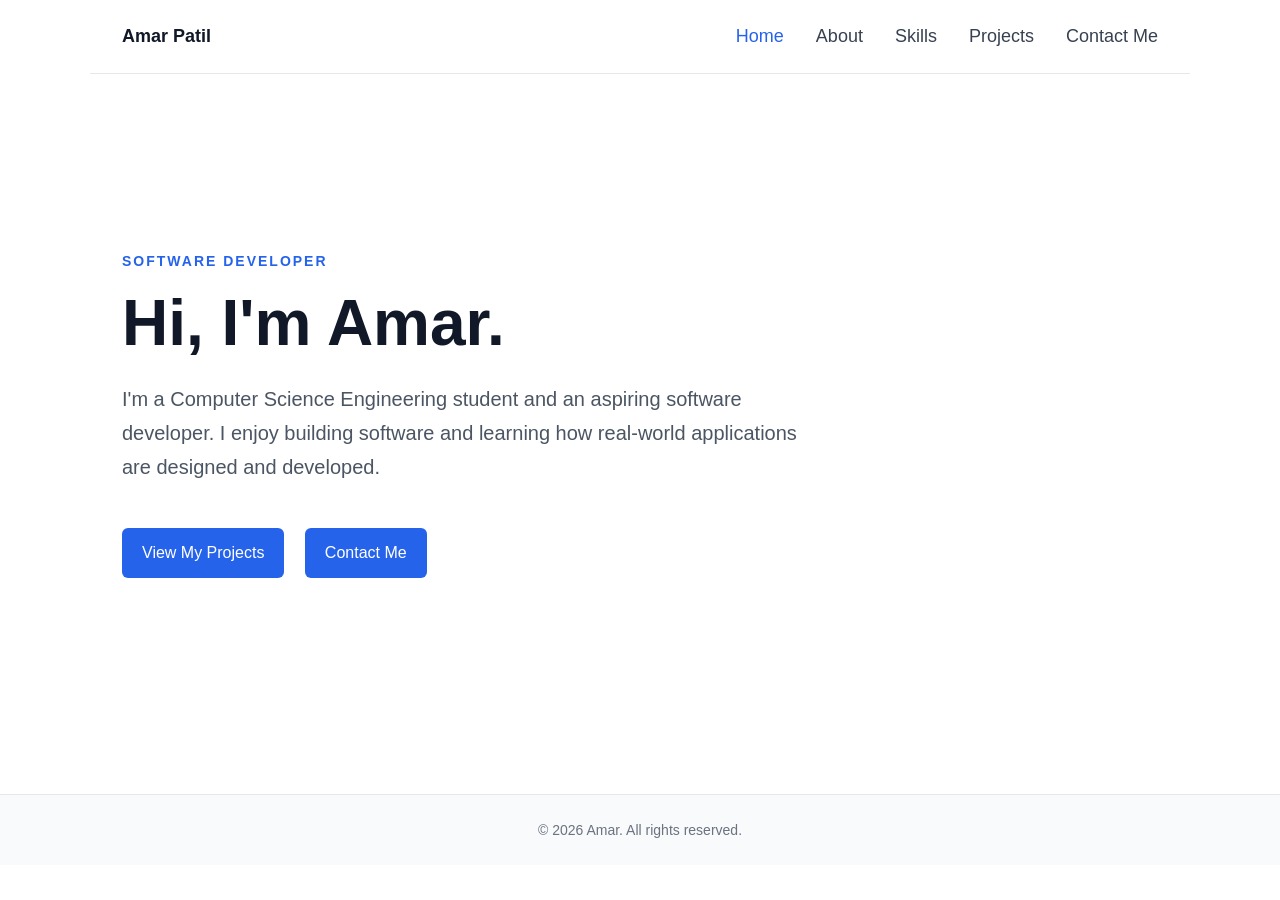
<file: index.html>
<!DOCTYPE html>
<html lang="en">
<head>
    <meta charset="UTF-8">
    <meta name="viewport" content="width=device-width, initial-scale=1.0">
    <title>My Portfolio</title>
    <link rel="stylesheet" href="css/style.css">
</head>

<body>
    <body>

    <header>
        <a class="logo" href="index.html">Amar Patil</a>

        <div class="nav-links">
            <a class="active"  href="index.html">Home</a>
            <a href="about.html">About</a>
            <a  href="skills.html">Skills</a>
            <a href="projects.html">Projects</a>
            <a class="secondary" href="contact.html">Contact Me</a>
        </div>
       
    </header>

    <main>
    <section class="hero">
        <div class="hero-content">
            <p class="hero-label">SOFTWARE DEVELOPER</p>

            <h1>Hi, I'm Amar.</h1>

            <p class="hero-description">
                I'm a Computer Science Engineering student and an aspiring
                software developer. I enjoy building software and learning
                how real-world applications are designed and developed.
            </p>

            <div class="hero-links">
                <a href="projects.html">View My Projects</a>
                <a href="contact.html">Contact Me</a>
            </div>
        </div>
    </section>
    </main>

    <footer>
        <p>&copy; 2026 Amar. All rights reserved.</p>
    </footer>

</body>
</body>
</html>
</file>
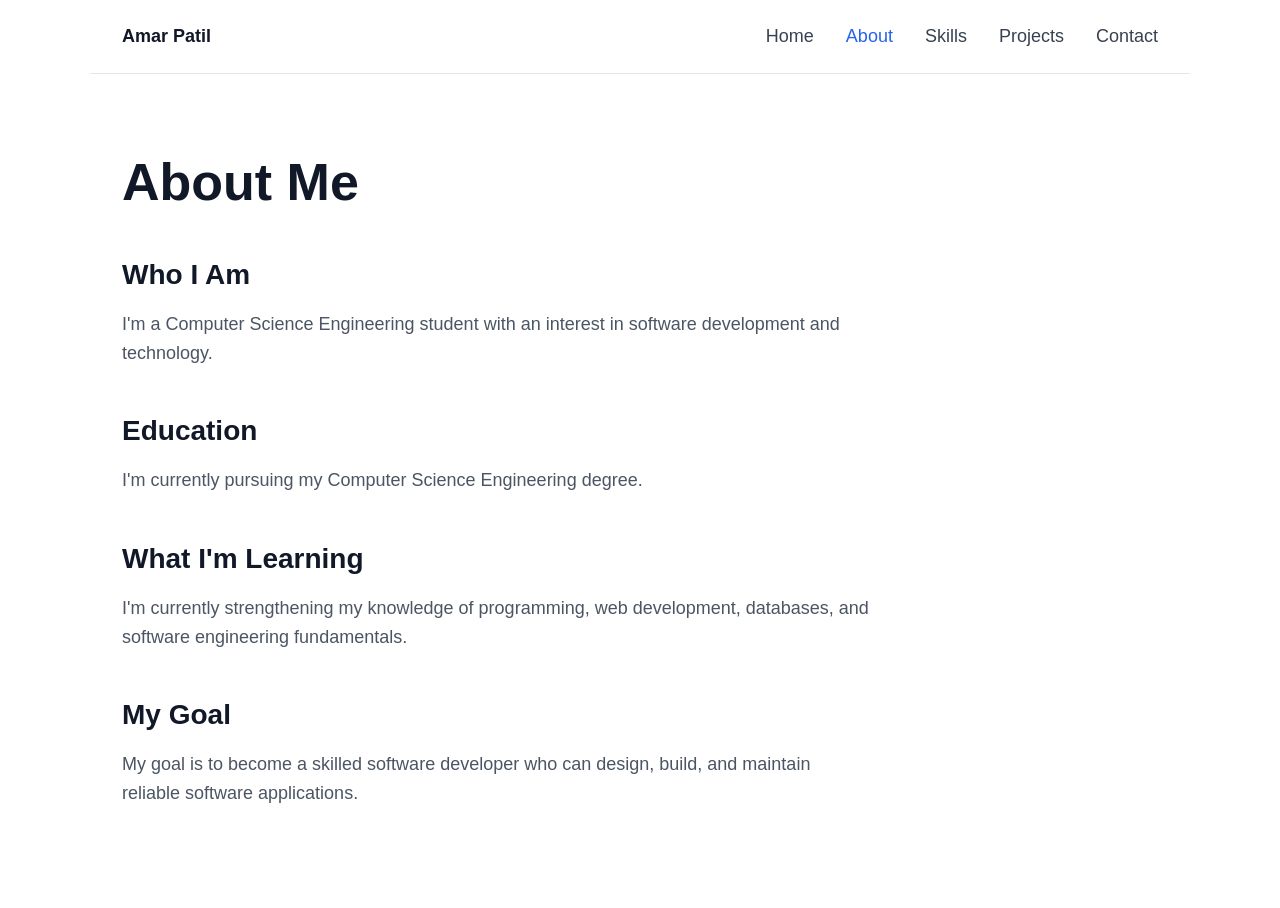
<file: about.html>
<!DOCTYPE html>
<html lang="en">
<head>
    <meta charset="UTF-8">
    <meta name="viewport" content="width=device-width, initial-scale=1.0">
    <title>About | My Portfolio</title>
    <link rel="stylesheet" href="css/style.css">
</head>
<body>
    <header>
        <a class="logo" href="index.html">Amar Patil</a>
        <div class="nav-links">
            <a href="index.html">Home</a>
            <a class = "active" href="about.html">About</a>
            <a href="skills.html">Skills</a>
            <a href="projects.html">Projects</a>
            <a href="contact.html">Contact</a>
        </div>
    </header>
    <main>
    <h1>About Me</h1>

    <section class="about-section">
        <h2>Who I Am</h2>
        <p>
            I'm a Computer Science Engineering student with an interest
            in software development and technology.
        </p>

        <h2>Education</h2>
        <p>
            I'm currently pursuing my Computer Science Engineering degree.
        </p>

        <h2>What I'm Learning</h2>
        <p>
            I'm currently strengthening my knowledge of programming,
            web development, databases, and software engineering fundamentals.
        </p>

        <h2>My Goal</h2>
        <p>
            My goal is to become a skilled software developer who can
            design, build, and maintain reliable software applications.
        </p>
    </section>
    </main>
    
</body>
</html>
</file>
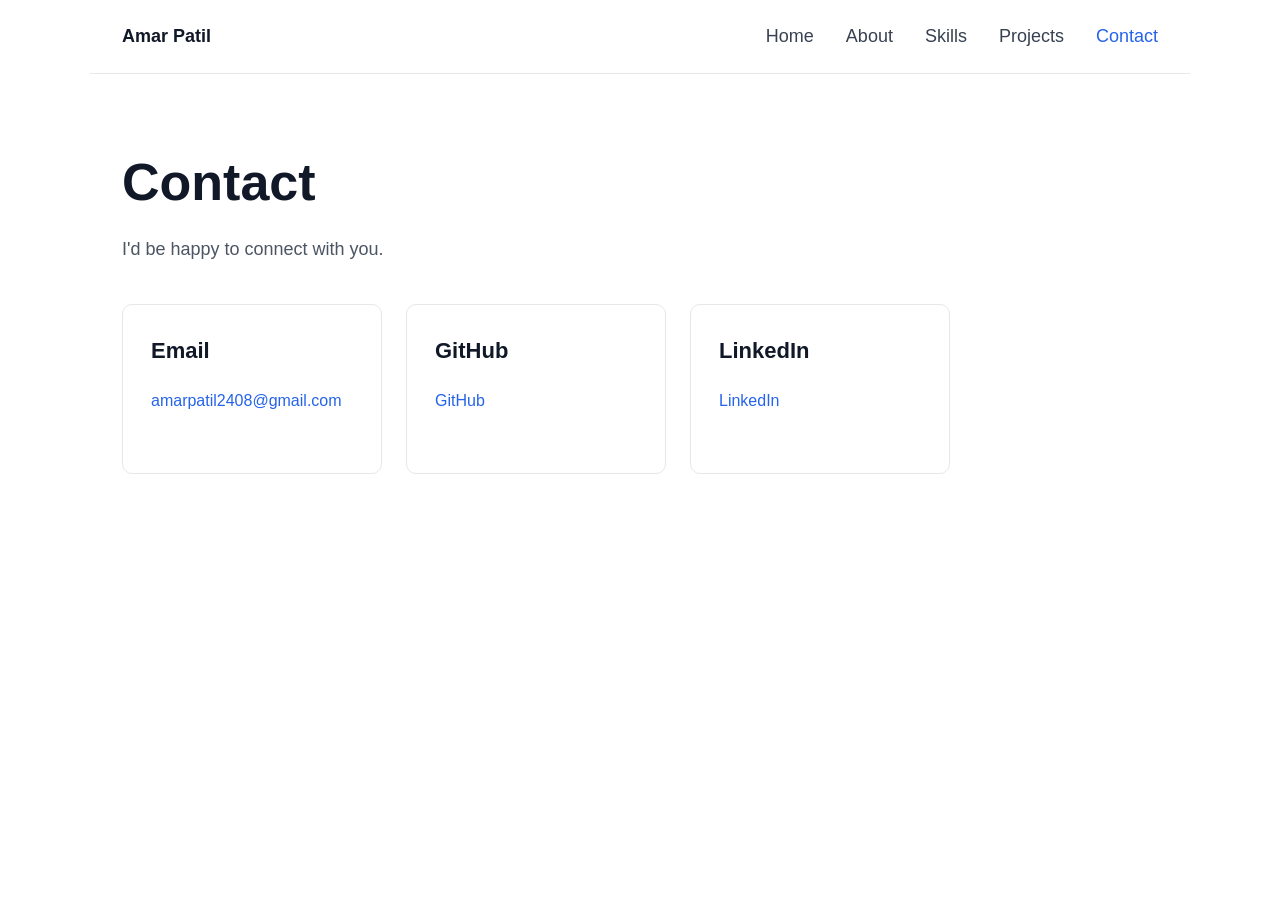
<file: contact.html>
<!DOCTYPE html>
<html lang="en">
<head>
    <meta charset="UTF-8">
    <meta name="viewport" content="width=device-width, initial-scale=1.0">
    <title>Contact | My Portfolio</title>
    <link rel="stylesheet" href="css/style.css">
</head>
<body>
    <header>
        <a class="logo" href="index.html">Amar Patil</a>
        <div class="nav-links">
            <a href="index.html">Home</a>
            <a href="about.html">About</a>
            <a  href="skills.html">Skills</a>
            <a href="projects.html">Projects</a>
            <a  class="active" href="contact.html">Contact</a>
        </div>
    </header>

    <main>
    <h1>Contact</h1>

    <p class="contact-intro">
        I'd be happy to connect with you.
    </p>

    <section class="contact-links">

        <div class="contact-item">
            <h2>Email</h2>
            <a href="mailto:amarpatil2408@gmail.com">
                amarpatil2408@gmail.com
            </a>
        </div>

        <div class="contact-item">
            <h2>GitHub</h2>
            <a href="https://github.com/amarpatil2408" target="_blank">
                GitHub
            </a>
        </div>

        <div class="contact-item">
            <h2>LinkedIn</h2>
            <a href="https://www.linkedin.com/in/amar patil" target="_blank">
                LinkedIn
            </a>
        </div>

    </section>
    </main>
    
</body>
</html>
</file>
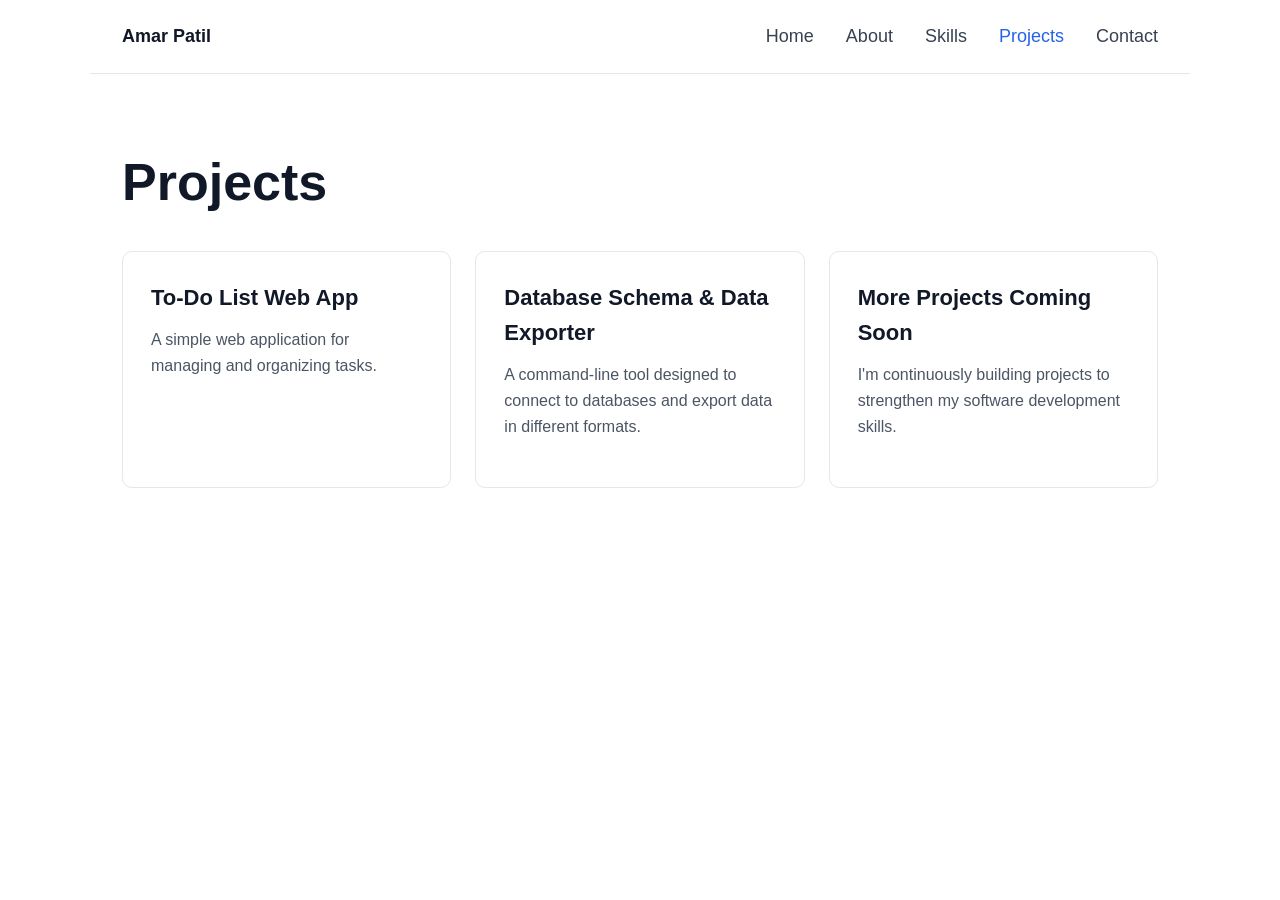
<file: projects.html>
<!DOCTYPE html>
<html lang="en">
<head>
    <meta charset="UTF-8">
    <meta name="viewport" content="width=device-width, initial-scale=1.0">
    <title>Projects | My Portfolio</title>
    <link rel="stylesheet" href="css/style.css">
</head>
<body>
    <header>
        <a class="logo" href="index.html">Amar Patil</a>
        <div class="nav-links">
            <a href="index.html">Home</a>
            <a href="about.html">About</a>
            <a  href="skills.html">Skills</a>
            <a  class="active" href="projects.html">Projects</a>
            <a href="contact.html">Contact</a>
        </div>
    </header>

    <main>
    <h1>Projects</h1>

    <section class="projects">

        <article class="project-card">
            <h2>To-Do List Web App</h2>
            <p>
                A simple web application for managing and organizing tasks.
            </p>
        </article>

        <article class="project-card">
            <h2>Database Schema & Data Exporter</h2>
            <p>
                A command-line tool designed to connect to databases
                and export data in different formats.
            </p>
        </article>

        <article class="project-card">
            <h2>More Projects Coming Soon</h2>
            <p>
                I'm continuously building projects to strengthen
                my software development skills.
            </p>
        </article>

    </section>
</main>
   
</body>
</html>
</file>
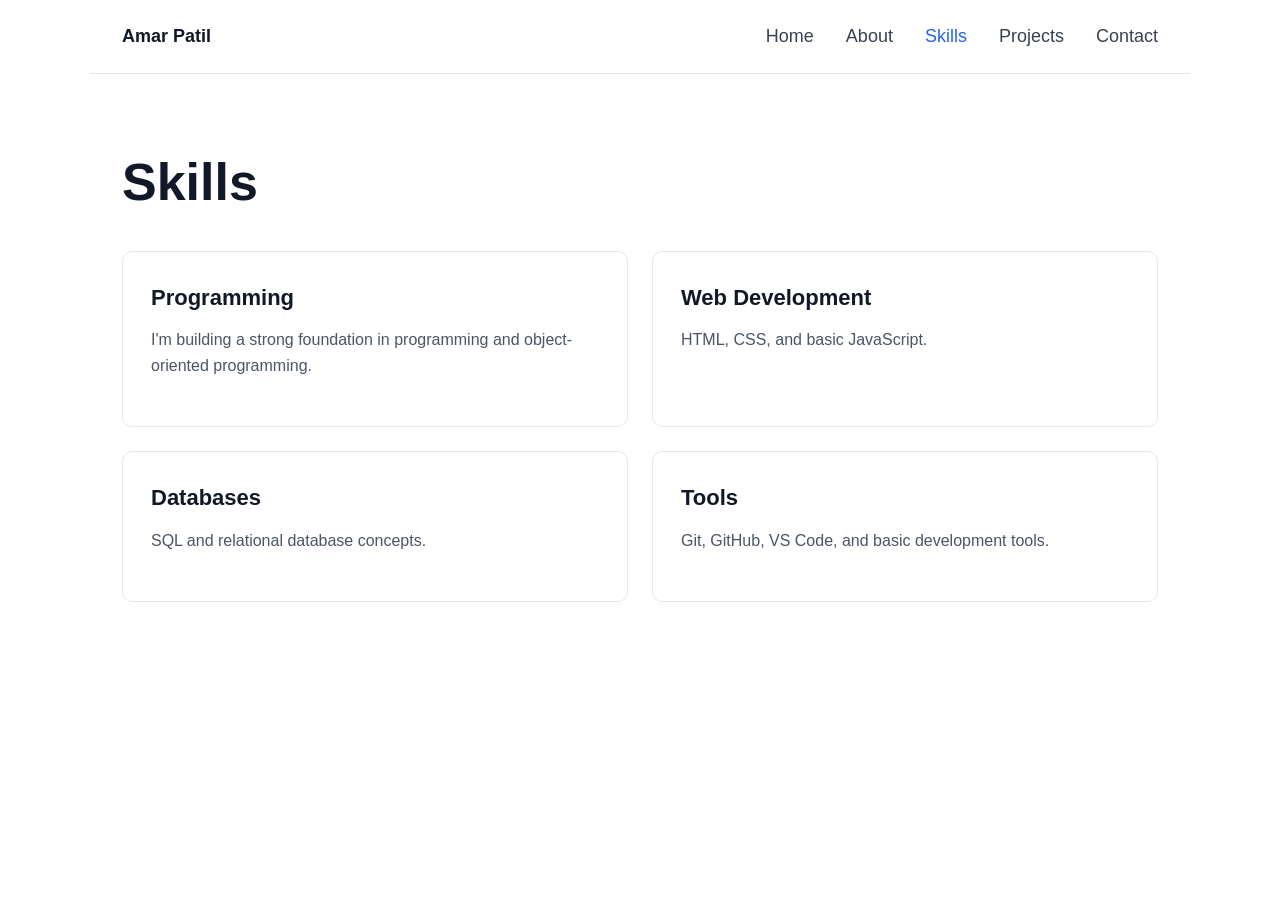
<file: skills.html>
<!DOCTYPE html>
<html lang="en">
<head>
    <meta charset="UTF-8">
    <meta name="viewport" content="width=device-width, initial-scale=1.0">
    <title>Skills | My Portfolio</title>
    <link rel="stylesheet" href="css/style.css">
</head>
<body>
    <header>
        <a class="logo" href="index.html">Amar Patil</a>
        <div class="nav-links">
            <a href="index.html">Home</a>
            <a href="about.html">About</a>
            <a class="active" href="skills.html">Skills</a>
            <a href="projects.html">Projects</a>
            <a href="contact.html">Contact</a>
        </div>
    </header>

    <main>
    <h1>Skills</h1>

    <section class="skills">

        <article class="skill-card">
            <h2>Programming</h2>
            <p>
                I'm building a strong foundation in programming
                and object-oriented programming.
            </p>
        </article>

        <article class="skill-card">
            <h2>Web Development</h2>
            <p>
                HTML, CSS, and basic JavaScript.
            </p>
        </article>

        <article class="skill-card">
            <h2>Databases</h2>
            <p>
                SQL and relational database concepts.
            </p>
        </article>

        <article class="skill-card">
            <h2>Tools</h2>
            <p>
                Git, GitHub, VS Code, and basic development tools.
            </p>
        </article>

    </section>
</main>
    
</body>
</html>
</file>
<file: css/style.css>
* {
    box-sizing: border-box;
}

body {
    margin: 0;
    font-family: Arial, sans-serif;
    color: #1f2937;
    background-color: #ffffff;
    line-height: 1.6;
}

/* Navigation */



/* Main content */

main {
    max-width: 1100px;
    margin: 0 auto;
    padding: 80px 32px;
}

h1 {
    margin: 0 0 24px;
    font-size: 52px;
    line-height: 1.1;
    color: #111827;
}

h2 {
    margin-top: 48px;
    margin-bottom: 12px;
    font-size: 28px;
    color: #111827;
}

p {
    max-width: 750px;
    margin: 0 0 20px;
    font-size: 18px;
    color: #4b5563;
}

/* Buttons / links */



/* Footer */

footer {
    margin-top: 40px;
    padding: 24px 32px;
    border-top: 1px solid #e5e7eb;
    text-align: center;
    background-color: #f9fafb;
}

footer p {
    max-width: none;
    margin: 0;
    font-size: 14px;
    color: #6b7280;
}




.hero {
    min-height: 520px;
    display: flex;
    align-items: center;
}

.hero-content {
    max-width: 800px;
}

.hero-label {
    margin-bottom: 16px;
    color: #2563eb;
    font-size: 14px;
    font-weight: 700;
    letter-spacing: 2px;
}

.hero h1 {
    font-size: 64px;
    margin-bottom: 24px;
}

.hero-description {
    max-width: 700px;
    font-size: 20px;
    line-height: 1.7;
}

.hero-links {
    margin-top: 32px;
}



.hero-links a {
    display: inline-block;
    margin-right: 16px;
    margin-top: 12px;
    padding: 12px 20px;
    color: #ffffff;
    background-color: #2563eb;
    text-decoration: none;
    border-radius: 6px;
    font-weight: 500;
}

.hero-links a:hover {
    background-color: #1d4ed8;
}

.hero-links a.secondary {
    color: #2563eb;
    background-color: #ffffff;
    border: 1px solid #2563eb;
}

.hero-links a.secondary:hover {
    color: #ffffff;
    background-color: #2563eb;
}


.projects {
    display: grid;
    grid-template-columns: repeat(3, 1fr);
    gap: 24px;
    margin-top: 40px;
}

.project-card {
    padding: 28px;
    border: 1px solid #e5e7eb;
    border-radius: 10px;
    background-color: #ffffff;
}

.project-card h2 {
    margin-top: 0;
    font-size: 22px;
}

.project-card p {
    font-size: 16px;
}

.skills {
    display: grid;
    grid-template-columns: repeat(2, 1fr);
    gap: 24px;
    margin-top: 40px;
}

.skill-card {
    padding: 28px;
    border: 1px solid #e5e7eb;
    border-radius: 10px;
    background-color: #ffffff;
}

.skill-card h2 {
    margin-top: 0;
    font-size: 22px;
}

.skill-card p {
    font-size: 16px;
}


.about-section {
    max-width: 800px;
}

.about-section h2 {
    margin-top: 42px;
    margin-bottom: 12px;
}

.about-section p {
    font-size: 18px;
}

.contact-intro {
    margin-bottom: 40px;
}

.contact-links {
    display: grid;
    grid-template-columns: repeat(3, 260px);
    gap: 24px;
    margin-top: 40px;
}

.contact-item {
    padding: 28px;
    min-height: 170px;
    border: 1px solid #e5e7eb;
    border-radius: 10px;
    background-color: #ffffff;
}

.contact-item h2 {
    margin-top: 0;
    font-size: 22px;
}

.contact-item a {
    display: inline-block;
    margin-top: 8px;
    color: #2563eb;
    text-decoration: none;
    font-size: 16px;
}

.contact-item a:hover {
    text-decoration: underline;
}








header {
    max-width: 1100px;
    margin: 0 auto;
    padding: 22px 32px;
    display: flex;
    align-items: center;
    border-bottom: 1px solid #e5e7eb;
}

.logo {
    margin-right: auto;
    color: #111827;
    text-decoration: none;
    font-size: 18px;
    font-weight: 700;
}

.logo:hover {
    color: #2563eb;
}

.nav-links {
    display: flex;
    gap: 32px;
}

.nav-links a {
    color: #374151;
    text-decoration: none;
    font-size: 18px;
    font-weight: 500;
}

.nav-links a:hover {
    color: #2563eb;
}

.nav-links a.active {
    color: #2563eb;
}


.hero-links a.secondary {
    color: #2563eb;
    background-color: #ffffff;
    border: 1px solid #d1d5db;
}

.hero-links a.secondary:hover {
    color: #2563eb;
    background-color: #f3f4f6;
}


/* Mobile */

@media (max-width: 600px) {

    nav {
        padding: 18px 20px;
        gap: 16px;
        flex-wrap: wrap;
    }

    nav a {
        font-size: 15px;
    }

    main {
        padding: 50px 20px;
    }

    h1 {
        font-size: 40px;
    }

    h2 {
        font-size: 24px;
    }

    p {
        font-size: 16px;
    }

    main a {
        display: block;
        width: fit-content;
    }

    .hero {
    min-height: 450px;
    }

    .hero h1 {
        font-size: 44px;
    }

    .hero-description {
        font-size: 17px;
    }

    .projects {
    grid-template-columns: 1fr;
    }

    .skills {
    grid-template-columns: 1fr;
    }

    .contact-links {
    grid-template-columns: 1fr;
    }


}
</file>
